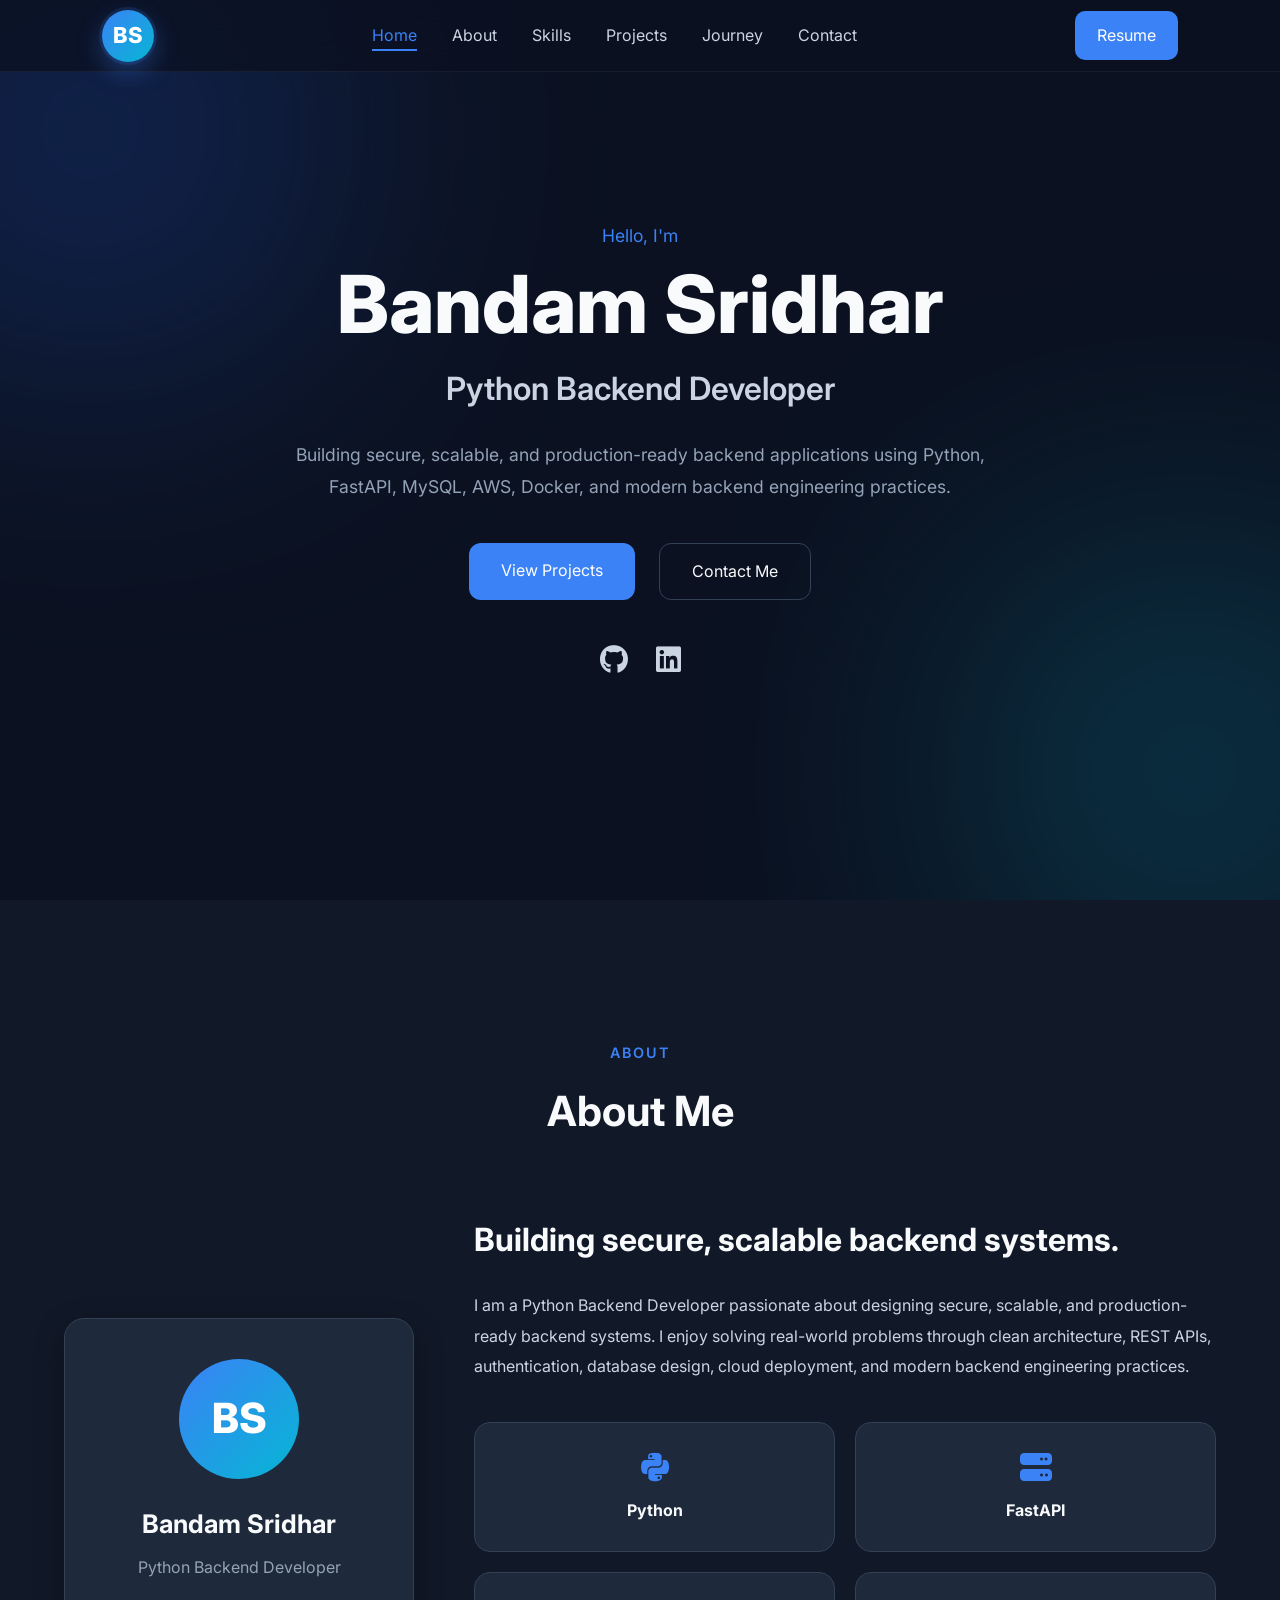
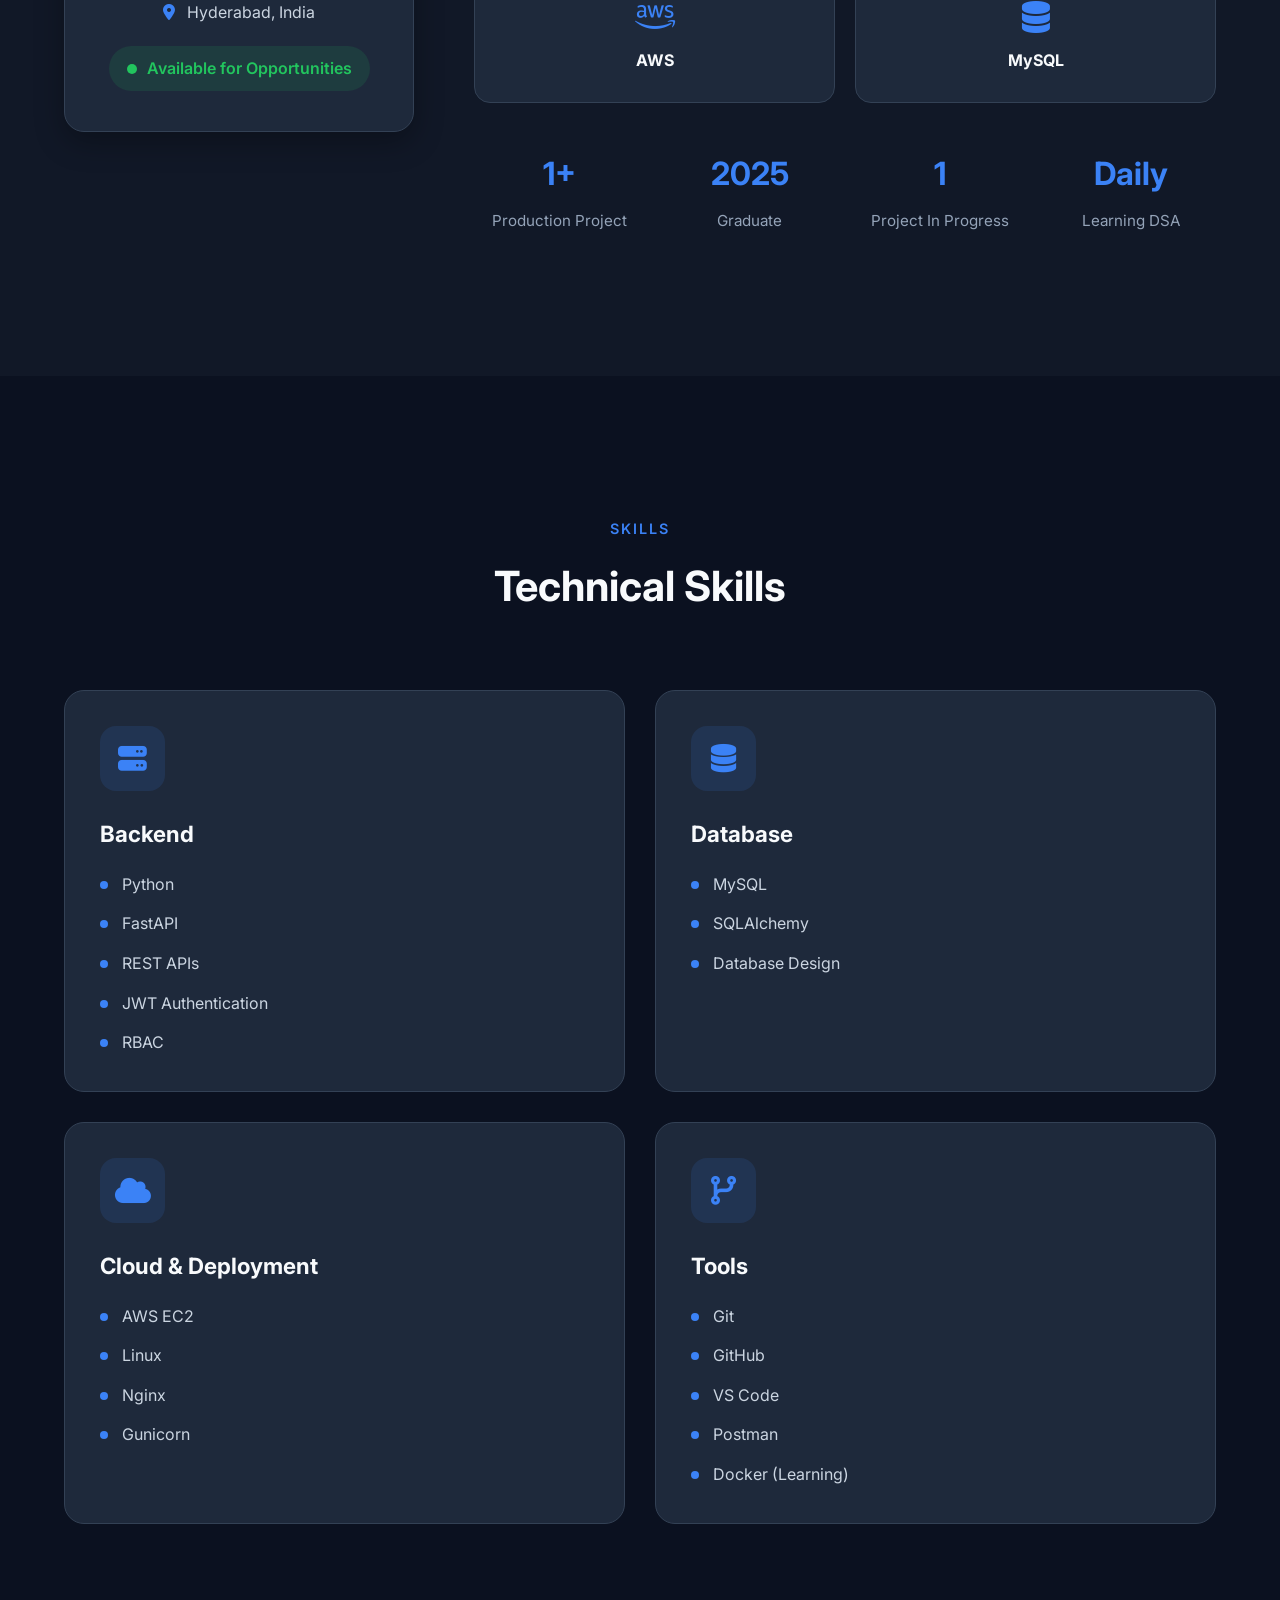
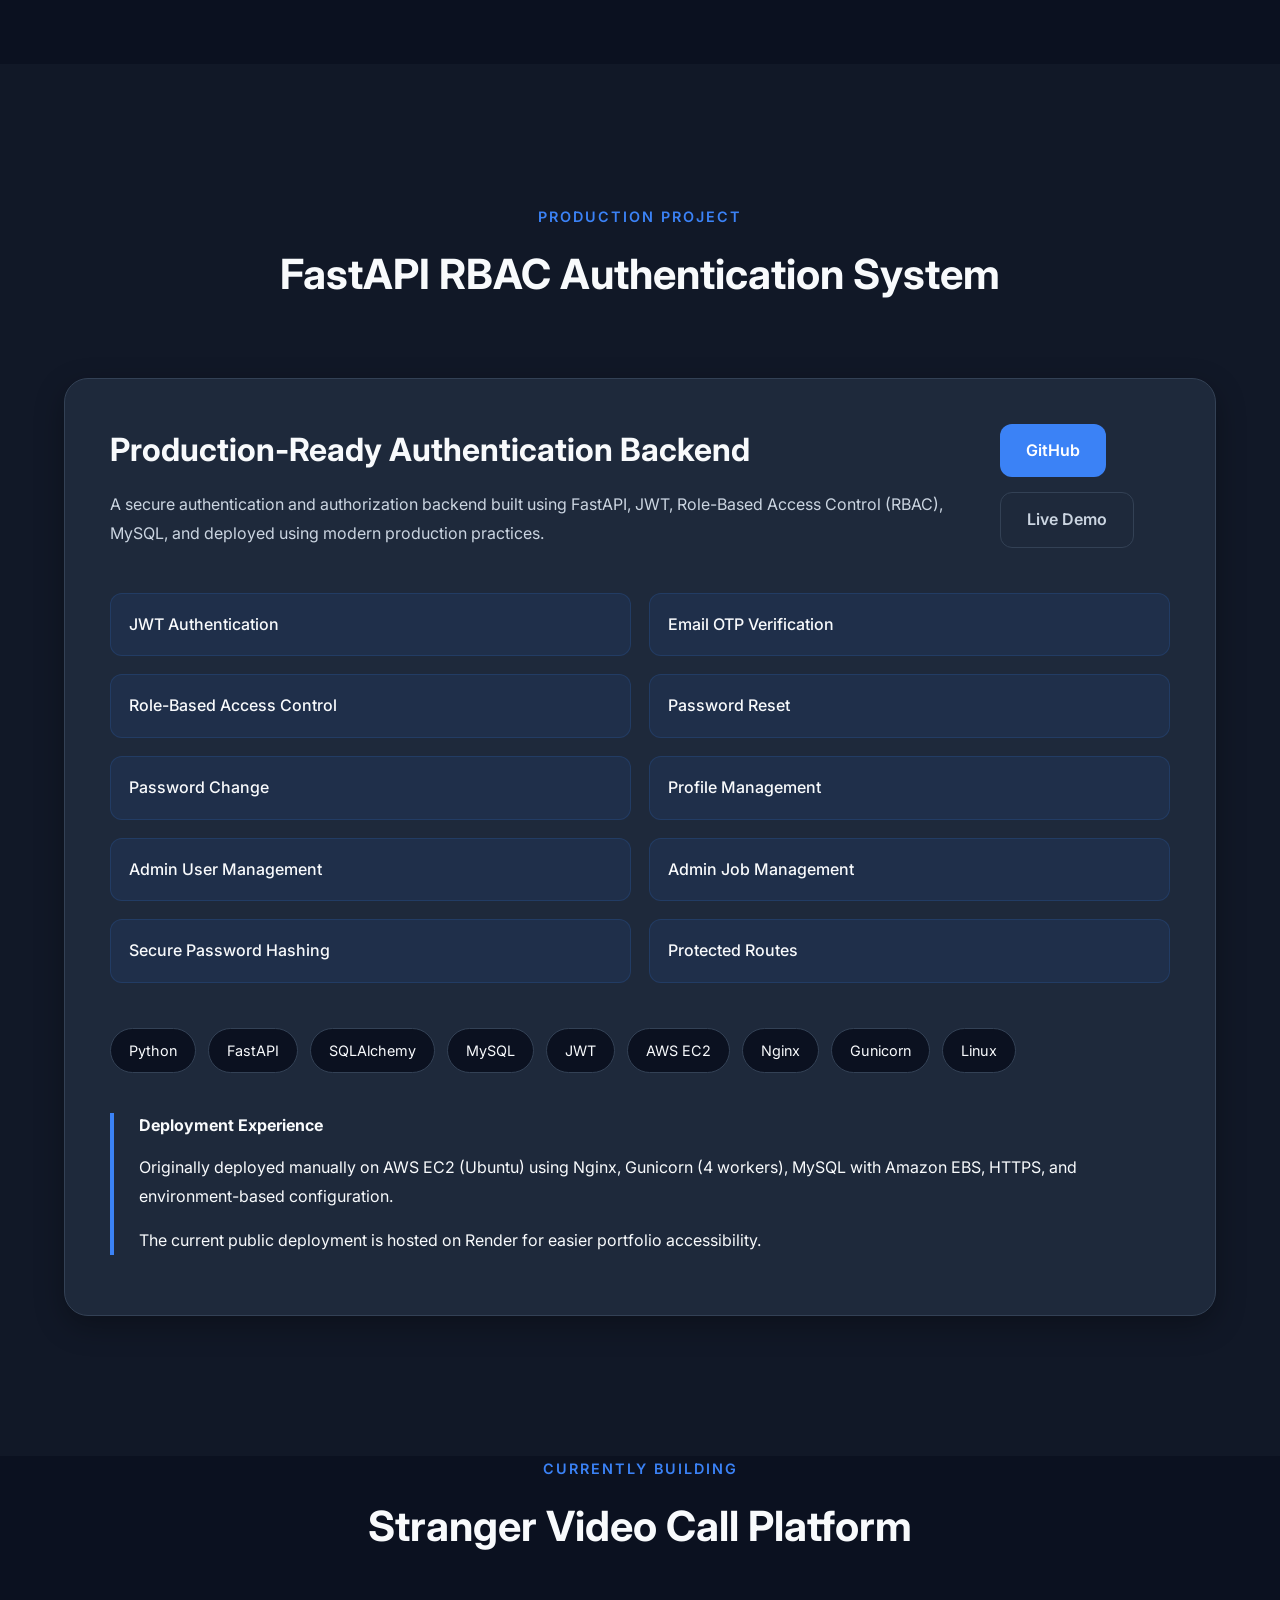
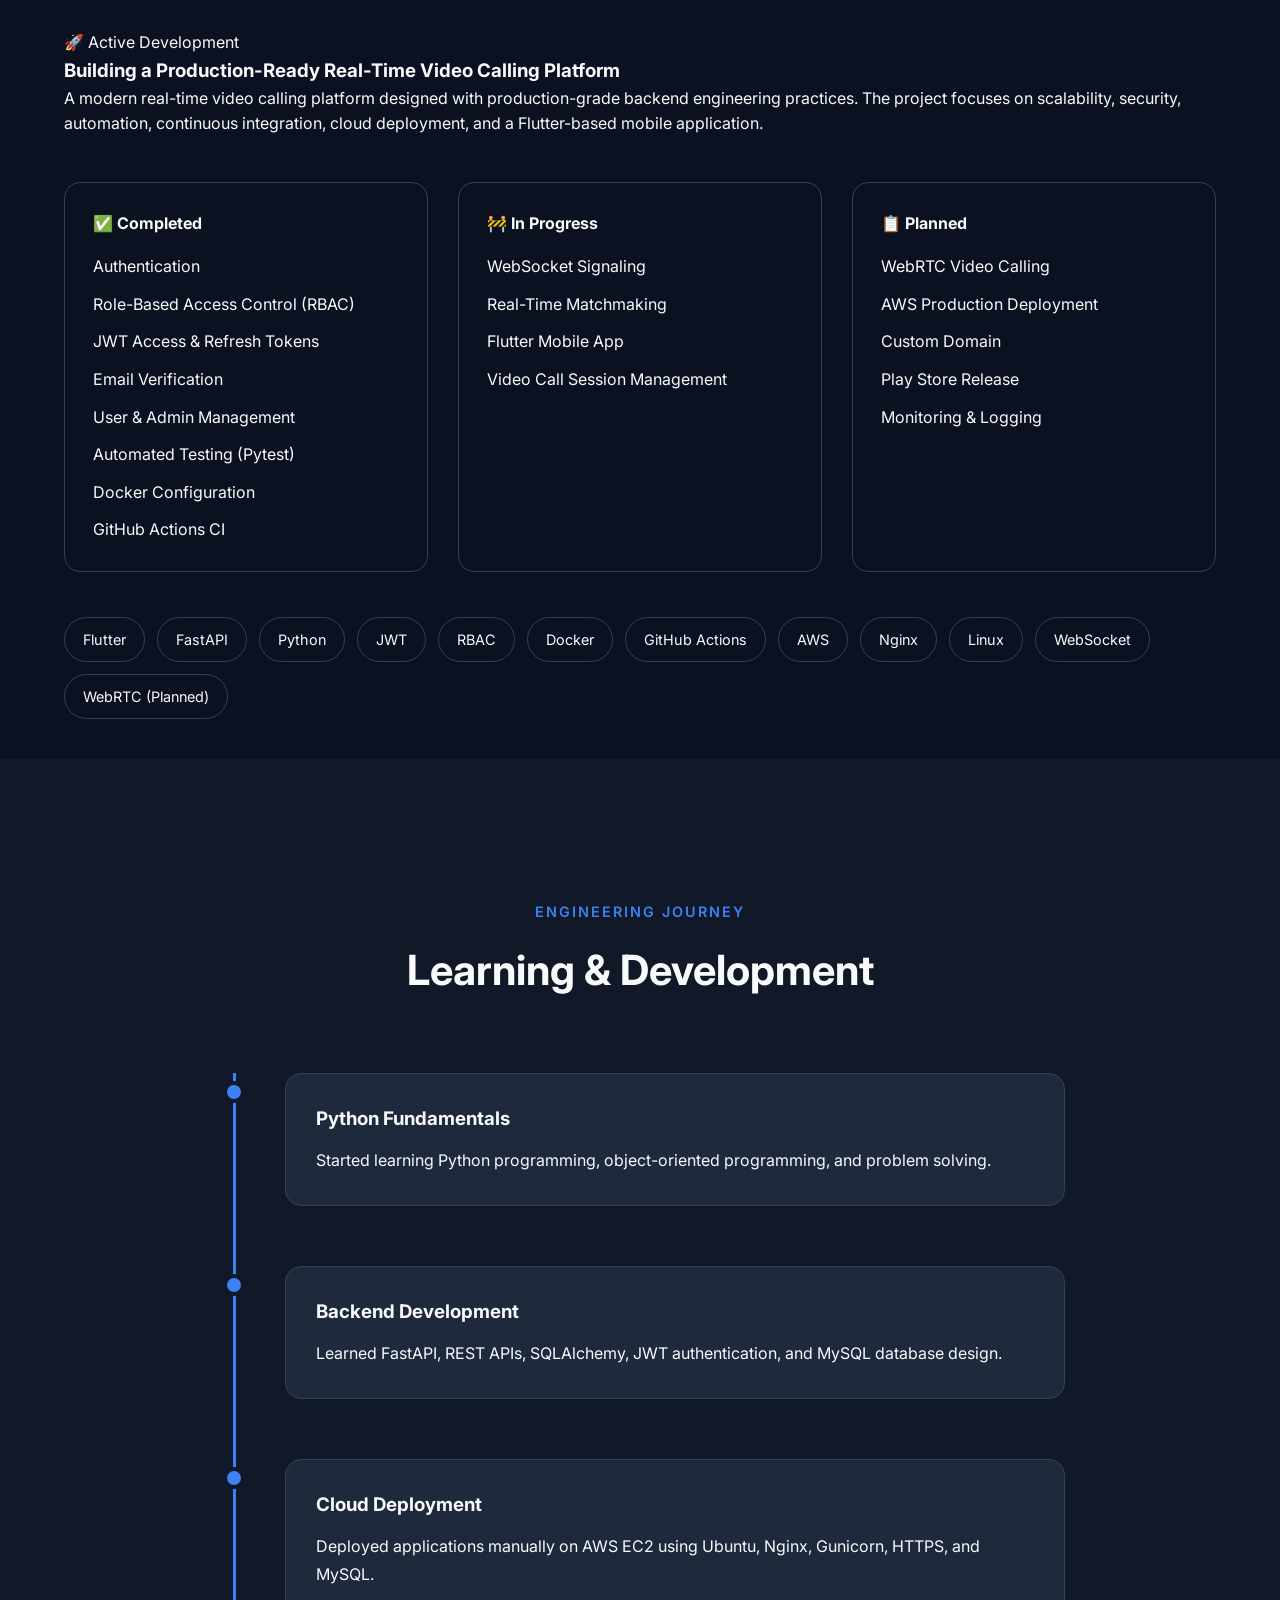
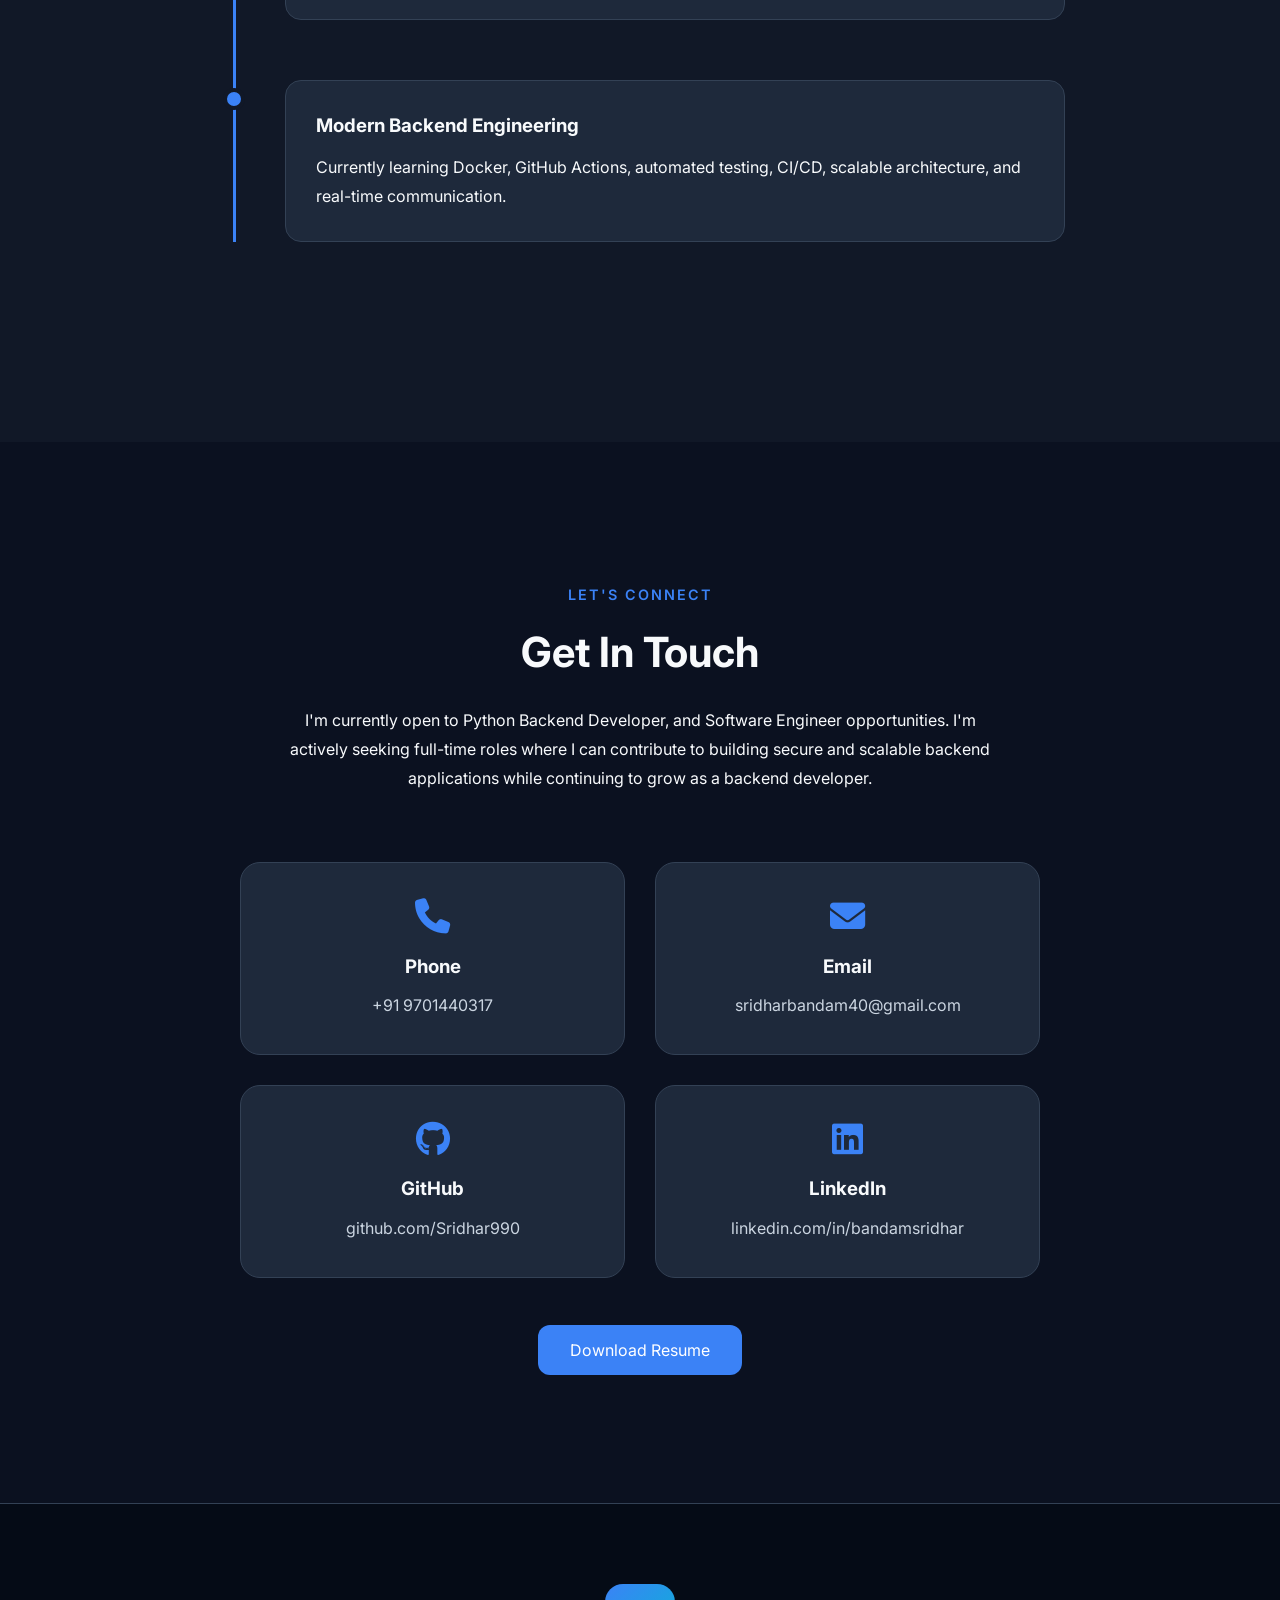
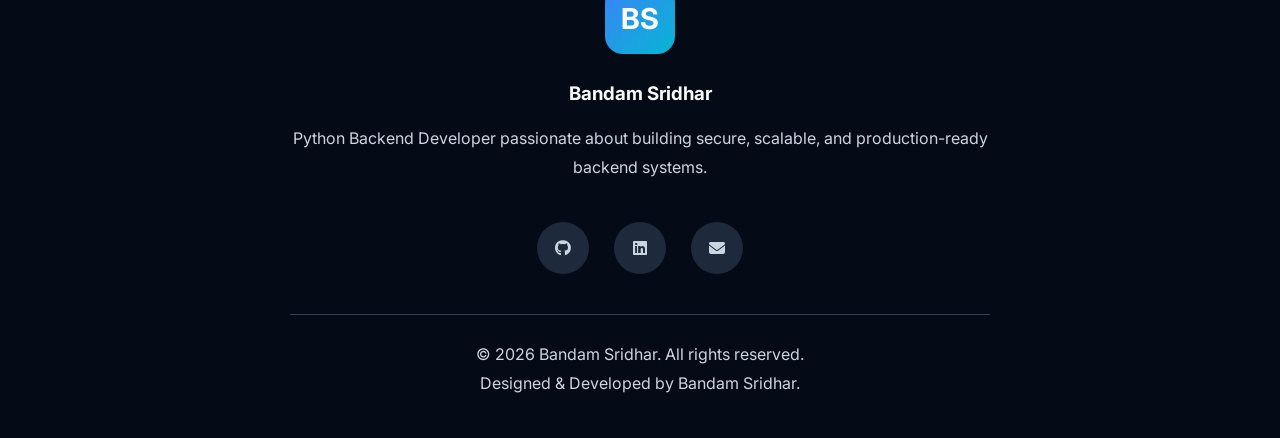
<file: index.html>
<!DOCTYPE html>
<html lang="en">
    <head>

        <!-- ========================= -->
        <!-- Basic Meta -->
        <!-- ========================= -->
    
        <meta charset="UTF-8">
        <meta name="viewport" content="width=device-width, initial-scale=1.0">
    
        <title>Bandam Sridhar | Python Backend Developer | FastAPI | AWS</title>
    
        <meta name="description"
            content="Bandam Sridhar is a Python Backend Developer specializing in FastAPI, AWS, MySQL, REST APIs, JWT Authentication, SQLAlchemy, and scalable backend systems. View projects, live demos, and resume.">
    
        <meta name="keywords"
            content="Bandam Sridhar, Python Developer, Python Backend Developer, FastAPI, AWS EC2, MySQL, SQLAlchemy, REST API, JWT Authentication, Backend Developer India, Software Engineer">
    
        <meta name="author" content="Bandam Sridhar">
    
        <meta name="robots" content="index, follow">
    
        <meta name="theme-color" content="#0f172a">
    
        <link rel="canonical" href="https://sridharbandam.site/">
    
        <!-- ========================= -->
        <!-- Open Graph (Facebook / LinkedIn / WhatsApp) -->
        <!-- ========================= -->
    
        <meta property="og:type" content="website">
    
        <meta property="og:title"
            content="Bandam Sridhar | Python Backend Developer">
    
        <meta property="og:description"
            content="Portfolio of Bandam Sridhar featuring FastAPI, AWS, MySQL, backend engineering projects, live demos and resume.">
    
        <meta property="og:url"
            content="https://sridharbandam.site">
    
        <meta property="og:site_name"
            content="Bandam Sridhar Portfolio">
    
        <!-- Add this after creating an image -->
        <!--
        <meta property="og:image"
            content="https://sridharbandam.site/assets/images/og-image.png">
        -->
    
        <!-- ========================= -->
        <!-- Twitter -->
        <!-- ========================= -->
    
        <meta name="twitter:card" content="summary_large_image">
    
        <meta name="twitter:title"
            content="Bandam Sridhar | Python Backend Developer">
    
        <meta name="twitter:description"
            content="Portfolio showcasing FastAPI, AWS, MySQL, backend engineering projects and live demos.">
    
        <!-- ========================= -->
        <!-- Favicon -->
        <!-- ========================= -->
    
        <link rel="icon" type="image/png" href="assets/images/favicon.png">
    
        <!-- ========================= -->
        <!-- Google Fonts -->
        <!-- ========================= -->
    
        <link rel="preconnect" href="https://fonts.googleapis.com">
    
        <link rel="preconnect" href="https://fonts.gstatic.com" crossorigin>
    
        <link href="https://fonts.googleapis.com/css2?family=Inter:wght@300;400;500;600;700;800&display=swap"
            rel="stylesheet">
    
        <!-- ========================= -->
        <!-- Font Awesome -->
        <!-- ========================= -->
    
        <link rel="stylesheet"
            href="https://cdnjs.cloudflare.com/ajax/libs/font-awesome/6.7.2/css/all.min.css">
    
        <!-- ========================= -->
        <!-- CSS -->
        <!-- ========================= -->
    
        <link rel="stylesheet" href="css/style.css">
        <link rel="stylesheet" href="css/animations.css">
        <link rel="stylesheet" href="css/responsive.css">
    
    </head>

<body>

    <!-- ========================= -->
    <!-- Header -->
    <!-- ========================= -->

    <header>

        <nav class="navbar">

            <div class="logo">

                BS

            </div>

            <ul class="nav-links">
                <li><a href="#home">Home</a></li>
                <li><a href="#about">About</a></li>

                <li><a href="#skills">Skills</a></li>

                <li><a href="#projects">Projects</a></li>

                <li><a href="#journey">Journey</a></li>

                <li><a href="#contact">Contact</a></li>

            </ul>

            <a href="assets/resume/Bandam_Sridhar_Resume1.pdf"
               target="_blank"
               class="resume-btn">
                Resume
            </a>

        </nav>

    </header>

    <!-- =======================================
        HERO SECTION
======================================= -->

<section id="home" class="hero">
    <div class="hero-bg">
        <div class="blur blur-one"></div>
        <div class="blur blur-two"></div>
    </div>

    <div class="hero-content">
        <div class="hero-image">

        <div class="hero-text">
            <p class="intro">Hello, I'm</p>

            <h1>Bandam Sridhar</h1>

            <h2>Python Backend Developer</h2>

            <p class="hero-description">
                Building secure, scalable, and production-ready backend applications using Python, FastAPI, MySQL, AWS, Docker, and modern backend engineering practices.
            </p>

            <div class="hero-buttons">
                <a href="#projects" class="primary-btn">View Projects</a>
                <a href="#contact" class="secondary-btn">Contact Me</a>
            </div>

            <div class="social-links">
                <a href="https://github.com/Sridhar990" target="_blank">
                    <i class="fa-brands fa-github"></i>
                </a>
                <a href="https://www.linkedin.com/in/bandamsridhar" target="_blank">
                    <i class="fa-brands fa-linkedin"></i>
                </a>
            </div>
        </div>
    </div>
</section>




    <!-- =======================================
        ABOUT SECTION
======================================= -->

<section id="about" class="about">

    <div class="container">

        <div class="section-title">

            <span>ABOUT</span>

            <h2>About Me</h2>

        </div>

        <div class="about-wrapper">

            <!-- Left Card -->

            <div class="about-card">

                <div class="profile-circle">

                    BS

                </div>

                <h3>Bandam Sridhar</h3>

                <p class="role">

                    Python Backend Developer

                </p>

                <div class="location">

                    <i class="fa-solid fa-location-dot"></i>

                    Hyderabad, India

                </div>

                <div class="status">

                    <span class="status-dot"></span>

                    Available for Opportunities

                </div>

            </div>

            <!-- Right Content -->

            <div class="about-content">

                <h3>

                    Building secure, scalable backend systems.

                </h3>

                <p>

                    I am a Python Backend Developer passionate about designing secure, scalable, and production-ready backend systems. I enjoy solving real-world problems through clean architecture, REST APIs, authentication, database design, cloud deployment, and modern backend engineering practices.

                </p>

                <div class="highlights">

                    <div class="highlight-card">

                        <i class="fa-brands fa-python"></i>

                        <h4>Python</h4>

                    </div>

                    <div class="highlight-card">

                        <i class="fa-solid fa-server"></i>

                        <h4>FastAPI</h4>

                    </div>

                    <div class="highlight-card">

                        <i class="fa-brands fa-aws"></i>

                        <h4>AWS</h4>

                    </div>

                    <div class="highlight-card">

                        <i class="fa-solid fa-database"></i>

                        <h4>MySQL</h4>

                    </div>

                </div>

                <div class="stats">

                    <div class="stat">

                        <h3>1+</h3>

                        <p>Production Project</p>

                    </div>

                    <div class="stat">

                        <h3>2025</h3>

                        <p>Graduate</p>

                    </div>

                    <div class="stat">

                        <h3>1</h3>

                        <p>Project In Progress</p>

                    </div>

                    <div class="stat">

                        <h3>Daily</h3>

                        <p>Learning DSA</p>

                    </div>

                </div>

            </div>

        </div>

    </div>

</section>




<!-- =======================================
        SKILLS SECTION
======================================= -->

<section id="skills" class="skills">

    <div class="container">

        <div class="section-title">

            <span>SKILLS</span>

            <h2>Technical Skills</h2>

        </div>

        <div class="skills-grid">

            <!-- Backend -->

            <div class="skill-card">

                <div class="skill-icon">
                    <i class="fa-solid fa-server"></i>
                </div>

                <h3>Backend</h3>

                <ul>

                    <li>Python</li>
                    <li>FastAPI</li>
                    <li>REST APIs</li>
                    <li>JWT Authentication</li>
                    <li>RBAC</li>

                </ul>

            </div>

            <!-- Database -->

            <div class="skill-card">

                <div class="skill-icon">
                    <i class="fa-solid fa-database"></i>
                </div>

                <h3>Database</h3>

                <ul>

                    <li>MySQL</li>
                    <li>SQLAlchemy</li>
                    <li>Database Design</li>

                </ul>

            </div>

            <!-- Cloud -->

            <div class="skill-card">

                <div class="skill-icon">
                    <i class="fa-solid fa-cloud"></i>
                </div>

                <h3>Cloud & Deployment</h3>

                <ul>

                    <li>AWS EC2</li>
                    <li>Linux</li>
                    <li>Nginx</li>
                    <li>Gunicorn</li>

                </ul>

            </div>

            <!-- Tools -->

            <div class="skill-card">

                <div class="skill-icon">
                    <i class="fa-solid fa-code-branch"></i>
                </div>

                <h3>Tools</h3>

                <ul>

                    <li>Git</li>
                    <li>GitHub</li>
                    <li>VS Code</li>
                    <li>Postman</li>
                    <li>Docker (Learning)</li>

                </ul>

            </div>

        </div>

    </div>

</section>


<!-- =======================================
        PRODUCTION PROJECT
======================================= -->

<section id="projects" class="projects">

    <div class="container">

        <div class="section-title">

            <span>PRODUCTION PROJECT</span>

            <h2>FastAPI RBAC Authentication System</h2>

        </div>

        <div class="project-card">

            <div class="project-header">

                <div>

                    <h3>Production-Ready Authentication Backend</h3>

                    <p>
                        A secure authentication and authorization backend built
                        using FastAPI, JWT, Role-Based Access Control (RBAC),
                        MySQL, and deployed using modern production practices.
                    </p>

                </div>

                <div class="project-buttons">

                    <a href="https://github.com/Sridhar990/fastapi-rbac-auth-api"
                       target="_blank"
                       class="project-btn primary">

                        GitHub

                    </a>

                    <a href="https://app.sridharbandam.site"
                       target="_blank"
                       class="project-btn secondary">

                        Live Demo

                    </a>

                </div>

            </div>

            <div class="project-features">

                <div class="feature">JWT Authentication</div>

                <div class="feature">Email OTP Verification</div>

                <div class="feature">Role-Based Access Control</div>

                <div class="feature">Password Reset</div>

                <div class="feature">Password Change</div>

                <div class="feature">Profile Management</div>

                <div class="feature">Admin User Management</div>

                <div class="feature">Admin Job Management</div>

                <div class="feature">Secure Password Hashing</div>

                <div class="feature">Protected Routes</div>

            </div>

            <div class="tech-stack">

                <span>Python</span>

                <span>FastAPI</span>

                <span>SQLAlchemy</span>

                <span>MySQL</span>

                <span>JWT</span>

                <span>AWS EC2</span>

                <span>Nginx</span>

                <span>Gunicorn</span>

                <span>Linux</span>

            </div>

            <div class="deployment-box">

                <h4>Deployment Experience</h4>

                <p>

                    Originally deployed manually on AWS EC2 (Ubuntu) using
                    Nginx, Gunicorn (4 workers), MySQL with Amazon EBS,
                    HTTPS, and environment-based configuration.

                </p>

                <p>

                    The current public deployment is hosted on Render
                    for easier portfolio accessibility.

                </p>

            </div>

        </div>

    </div>

</section>



<!-- =======================================
        CURRENT BUILDING
======================================= -->

<section class="current-project" id="current-project">

    <div class="container">

        <div class="section-title">

            <span>CURRENTLY BUILDING</span>

            <h2>Stranger Video Call Platform</h2>

        </div>

        <div class="current-card">

            <div class="status-badge">

                🚀 Active Development

            </div>

            <h3>

                Building a Production-Ready Real-Time Video Calling Platform

            </h3>

            <p>

                A modern real-time video calling platform designed with production-grade
                backend engineering practices. The project focuses on scalability,
                security, automation, continuous integration, cloud deployment,
                and a Flutter-based mobile application.

            </p>

            <div class="progress-grid">

                <div class="progress-column">

                    <h4>✅ Completed</h4>

                    <ul>

                        <li>Authentication</li>

                        <li>Role-Based Access Control (RBAC)</li>

                        <li>JWT Access & Refresh Tokens</li>

                        <li>Email Verification</li>

                        <li>User & Admin Management</li>

                        <li>Automated Testing (Pytest)</li>

                        <li>Docker Configuration</li>

                        <li>GitHub Actions CI</li>

                    </ul>

                </div>

                <div class="progress-column">

                    <h4>🚧 In Progress</h4>

                    <ul>

                        <li>WebSocket Signaling</li>

                        <li>Real-Time Matchmaking</li>

                        <li>Flutter Mobile App</li>

                        <li>Video Call Session Management</li>

                    </ul>

                </div>

                <div class="progress-column">

                    <h4>📋 Planned</h4>

                    <ul>

                        <li>WebRTC Video Calling</li>

                        <li>AWS Production Deployment</li>

                        <li>Custom Domain</li>

                        <li>Play Store Release</li>

                        <li>Monitoring & Logging</li>

                    </ul>

                </div>

            </div>

            <div class="tech-stack">

                <span>Flutter</span>

                <span>FastAPI</span>

                <span>Python</span>

                <span>JWT</span>

                <span>RBAC</span>

                <span>Docker</span>

                <span>GitHub Actions</span>

                <span>AWS</span>

                <span>Nginx</span>

                <span>Linux</span>

                <span>WebSocket</span>

                <span>WebRTC (Planned)</span>

            </div>

        </div>

    </div>

</section>




<!-- =======================================
        ENGINEERING JOURNEY
======================================= -->

<section id="journey" class="journey">

    <div class="container">

        <div class="section-title">

            <span>ENGINEERING JOURNEY</span>

            <h2>Learning & Development</h2>

        </div>

        <div class="timeline">

            <div class="timeline-item">

                <div class="timeline-dot"></div>

                <div class="timeline-content">

                    <h3>Python Fundamentals</h3>

                    <p>
                        Started learning Python programming, object-oriented programming,
                        and problem solving.
                    </p>

                </div>

            </div>

            <div class="timeline-item">

                <div class="timeline-dot"></div>

                <div class="timeline-content">

                    <h3>Backend Development</h3>

                    <p>
                        Learned FastAPI, REST APIs, SQLAlchemy, JWT authentication,
                        and MySQL database design.
                    </p>

                </div>

            </div>

            <div class="timeline-item">

                <div class="timeline-dot"></div>

                <div class="timeline-content">

                    <h3>Cloud Deployment</h3>

                    <p>
                        Deployed applications manually on AWS EC2 using Ubuntu,
                        Nginx, Gunicorn, HTTPS, and MySQL.
                    </p>

                </div>

            </div>

            <div class="timeline-item">

                <div class="timeline-dot"></div>

                <div class="timeline-content">

                    <h3>Modern Backend Engineering</h3>

                    <p>
                        Currently learning Docker, GitHub Actions, automated testing,
                        CI/CD, scalable architecture, and real-time communication.
                    </p>

                </div>

            </div>

        </div>

    </div>

</section>


<!-- =======================================
        CONTACT
======================================= -->

<section id="contact" class="contact">

    <div class="container">

        <div class="section-title">

            <span>LET'S CONNECT</span>

            <h2>Get In Touch</h2>

            <p class="contact-intro">

                I'm currently open to Python Backend Developer, and Software Engineer opportunities. I'm actively seeking full-time roles where I can contribute to building secure and scalable backend applications while continuing to grow as a backend developer.

            </p>

        </div>

        <div class="contact-grid">

            <a href="tel:+919701440317" class="contact-card">

                <i class="fa-solid fa-phone"></i>

                <h3>Phone</h3>

                <p>+91 9701440317</p>

            </a>

            <a href="mailto:sridharbandam40@gmail.com" class="contact-card">

                <i class="fa-solid fa-envelope"></i>

                <h3>Email</h3>

                <p>sridharbandam40@gmail.com</p>

            </a>
            <a href="https://github.com/Sridhar990" target="_blank" class="contact-card">

                <i class="fa-brands fa-github"></i>

                <h3>GitHub</h3>

                <p>github.com/Sridhar990</p>

            </a>

            <a href="https://www.linkedin.com/in/bandamsridhar"
              target="_blank"
              class="contact-card">

                <i class="fa-brands fa-linkedin"></i>

                <h3>LinkedIn</h3>

                <p>linkedin.com/in/bandamsridhar</p>

            </a>

        </div>

        <div class="resume-center">

            <a href="assets/resume/Bandam_Sridhar_Resume1.pdf"
               download
               class="primary-btn">

                Download Resume

            </a>

        </div>

    </div>

</section>



<!-- =======================================
        FOOTER
======================================= -->

<footer class="footer">

    <div class="container">

        <div class="footer-content">

            <div class="footer-logo">

                BS

            </div>

            <h3>Bandam Sridhar</h3>

            <p>

                Python Backend Developer passionate about building secure, scalable, and production-ready backend systems.

            </p>

            <div class="footer-social">

                <a href="https://github.com/Sridhar990"
                   target="_blank"
                   aria-label="GitHub">

                    <i class="fa-brands fa-github"></i>

                </a>

                <a href="https://www.linkedin.com/in/bandamsridhar"
                   target="_blank"
                   aria-label="LinkedIn">

                    <i class="fa-brands fa-linkedin"></i>

                </a>

                <a href="mailto:sridharbandam40@gmail.com"
                   aria-label="Email">

                    <i class="fa-solid fa-envelope"></i>

                </a>

            </div>

            <div class="footer-bottom">

                <p>

                    © 2026 Bandam Sridhar. All rights reserved.

                </p>

                <p>

                    Designed & Developed by Bandam Sridhar.

                </p>

            </div>

        </div>

    </div>

</footer>


    <!-- ========================= -->
    <!-- JavaScript -->
    <!-- ========================= -->

    <script src="js/main.js"></script>

    <script src="js/typing.js"></script>

    <script src="js/animations.js"></script>

</body>

</html>
</file>
<file: css/style.css>
/* ==========================================================
   GOOGLE FONT
========================================================== */

@import url('https://fonts.googleapis.com/css2?family=Inter:wght@300;400;500;600;700;800;900&display=swap');

/* ==========================================================
   ROOT VARIABLES
========================================================== */

:root{

    --bg-color:#0B1120;
    --section-color:#111827;
    --card-color:#1E293B;

    --primary:#3B82F6;
    --primary-hover:#2563EB;

    --accent:#06B6D4;

    --white:#F8FAFC;
    --text:#CBD5E1;
    --muted:#94A3B8;

    --border:#334155;

    --shadow:
    0 10px 30px rgba(0,0,0,.30);

    --radius:14px;

    --transition:.35s ease;

    --container:1200px;

}

/* ==========================================================
   RESET
========================================================== */

*{
    margin:0;
    padding:0;
    box-sizing:border-box;
}

html{
    scroll-behavior:smooth;
}

body{

    font-family:'Inter',sans-serif;

    background:var(--bg-color);

    color:var(--white);

    line-height:1.6;

}

a{

    text-decoration:none;

    color:inherit;

}

ul{

    list-style:none;

}

img{

    max-width:100%;

    display:block;

}

/* ==========================================================
   CONTAINER
========================================================== */

.container{

    width:90%;

    max-width:var(--container);

    margin:auto;

}

/* ==========================================================
   NAVBAR
========================================================== */

.navbar{

    position:fixed;

    top:0;

    width:100%;

    height:72px;

    display:flex;

    justify-content:space-between;

    align-items:center;

    padding:0 8%;

    backdrop-filter:blur(16px);

    background:rgba(11,17,32,.75);

    border-bottom:1px solid rgba(255,255,255,.05);

    z-index:1000;

}

.logo{
    width:52px;
    height:52px;
    border-radius:50%;
    background:linear-gradient(135deg,#3B82F6,#06B6D4);
    display:flex;
    align-items:center;
    justify-content:center;

    color:#fff;
    font-size:22px;
    font-weight:800;
    letter-spacing:1px;

    box-shadow:
        0 0 0 3px rgba(59,130,246,.15),
        0 10px 25px rgba(59,130,246,.35);

    transition:.3s ease;
}

.logo:hover{
    transform:scale(1.08);
    box-shadow:
        0 0 0 4px rgba(6,182,212,.25),
        0 15px 35px rgba(59,130,246,.45);
}


.nav-links{

    display:flex;

    gap:35px;

}

.nav-links a{

    color:var(--text);

    transition:var(--transition);

}

.nav-links a:hover{

    color:var(--primary);

}

.resume-btn{

    background:var(--primary);

    color:white;

    padding:12px 22px;

    border-radius:10px;

    transition:var(--transition);

}

.resume-btn:hover{

    background:var(--primary-hover);

}

/* ==========================================================
   HERO
========================================================== */
.hero{
    position:relative;
    overflow:hidden;

    min-height:100vh;

    display:flex;
    justify-content:center;
    align-items:center;

    text-align:center;
    padding:120px 20px;
}

.hero-content{
    max-width:950px;
    width:100%;
}

.intro{
    color:var(--primary);
    font-size:1.1rem;
    margin-bottom:10px;
}

.hero h1{
    font-size:clamp(3rem,7vw,5rem);
    font-weight:800;
    margin-bottom:15px;
    line-height:1.1;
}

.hero h2{
    color:var(--text);
    font-size:2rem;
    font-weight:600;
    margin-bottom:25px;
}

.hero-description{
    color:var(--muted);
    font-size:1.1rem;
    line-height:1.8;
    max-width:700px;
    margin:0 auto;
}



/*==========================================================

HERO BACKGROUND

==========================================================*/

.hero{

    position:relative;

    overflow:hidden;

}

.hero-bg{

    position:absolute;

    inset:0;

    z-index:-1;

}

.blur{

    position:absolute;

    border-radius:50%;

    filter:blur(140px);

    opacity:.35;

}

.blur-one{

    width:420px;

    height:420px;

    background:#2563EB;

    top:-80px;

    left:-120px;

}

.blur-two{

    width:380px;

    height:380px;

    background:#06B6D4;

    right:-100px;

    bottom:-60px;

}

/* ==========================================================
   BUTTONS
========================================================== */

.hero-buttons{

    margin-top:40px;

    display:flex;

    justify-content:center;

    gap:24px;

}

.primary-btn{

    background:var(--primary);

    color:white;

    padding:15px 32px;

    border-radius:12px;

    transition:var(--transition);

}

.primary-btn:hover{

    background:var(--primary-hover);

    transform:translateY(-3px);

}

.secondary-btn{

    border:1px solid var(--border);

    padding:15px 32px;

    border-radius:12px;

    transition:var(--transition);

}

.secondary-btn:hover{

    border-color:var(--primary);

    color:var(--primary);

}

/* ==========================================================
   SOCIAL ICONS
========================================================== */

.social-links{

    display:flex;

    justify-content:center;

    gap:28px;

    margin-top:45px;

}

.social-links i{

    font-size:1.8rem;

    color:var(--text);

    transition:var(--transition);

}

.social-links i:hover{

    color:var(--primary);

    transform:translateY(-5px);

}



/*==========================================================
                    ABOUT SECTION
==========================================================*/

.about{

    padding:140px 0;

    background:var(--section-color);

}

.section-title{

    text-align:center;

    margin-bottom:70px;

}

.section-title span{

    color:var(--primary);

    font-size:.9rem;

    font-weight:600;

    letter-spacing:2px;

}

.section-title h2{

    margin-top:12px;

    font-size:2.6rem;

}

.about-wrapper{

    display:grid;

    grid-template-columns:350px 1fr;

    gap:60px;

    align-items:center;

}

.about-card{

    background:var(--card-color);

    border:1px solid var(--border);

    border-radius:20px;

    padding:40px 30px;

    text-align:center;

    box-shadow:var(--shadow);

}

.profile-circle{

    width:120px;

    height:120px;

    margin:auto;

    border-radius:50%;

    background:linear-gradient(135deg,var(--primary),var(--accent));

    display:flex;

    justify-content:center;

    align-items:center;

    font-size:2.6rem;

    font-weight:800;

    color:#fff;

    margin-bottom:25px;

}

.about-card h3{

    font-size:1.6rem;

    margin-bottom:10px;

}

.role{

    color:var(--muted);

    margin-bottom:20px;

}

.location{

    color:var(--text);

    margin-bottom:20px;

}

.location i{

    color:var(--primary);

    margin-right:8px;

}

.status{

    display:inline-flex;

    align-items:center;

    gap:10px;

    padding:10px 18px;

    border-radius:50px;

    background:rgba(34,197,94,.12);

    color:#22C55E;

    font-weight:600;

}

.status-dot{

    width:10px;

    height:10px;

    border-radius:50%;

    background:#22C55E;

}

.about-content h3{

    font-size:2rem;

    margin-bottom:25px;

}

.about-content p{

    color:var(--text);

    line-height:1.9;

    margin-bottom:40px;

}

.highlights{

    display:grid;

    grid-template-columns:repeat(2,1fr);

    gap:20px;

    margin-bottom:45px;

}

.highlight-card{

    background:var(--card-color);

    border:1px solid var(--border);

    border-radius:16px;

    padding:28px;

    text-align:center;

    transition:.3s;

}

.highlight-card:hover{

    transform:translateY(-8px);

    border-color:var(--primary);

}

.highlight-card i{

    font-size:2rem;

    color:var(--primary);

    margin-bottom:15px;

}

.stats{

    display:grid;

    grid-template-columns:repeat(4,1fr);

    gap:20px;

}

.stat{

    text-align:center;

}

.stat h3{

    font-size:2rem;

    color:var(--primary);

    margin-bottom:8px;

}

.stat p{

    margin:0;

    color:var(--muted);

    font-size:.95rem;

}




/*==========================================================
                    SKILLS
==========================================================*/

.skills{

    padding:140px 0;

    background:var(--bg-color);

}

.skills-grid{

    display:grid;

    grid-template-columns:repeat(2,1fr);

    gap:30px;

}

.skill-card{

    background:var(--card-color);

    border:1px solid var(--border);

    border-radius:20px;

    padding:35px;

    transition:.35s;

}

.skill-card:hover{

    transform:translateY(-8px);

    border-color:var(--primary);

    box-shadow:var(--shadow);

}

.skill-icon{

    width:65px;

    height:65px;

    border-radius:16px;

    background:rgba(59,130,246,.12);

    display:flex;

    align-items:center;

    justify-content:center;

    margin-bottom:25px;

}

.skill-icon i{

    color:var(--primary);

    font-size:1.8rem;

}

.skill-card h3{

    margin-bottom:20px;

    font-size:1.4rem;

}

.skill-card ul{

    display:flex;

    flex-direction:column;

    gap:14px;

}

.skill-card li{

    color:var(--text);

    position:relative;

    padding-left:22px;

}

.skill-card li::before{

    content:"";

    width:8px;

    height:8px;

    border-radius:50%;

    background:var(--primary);

    position:absolute;

    left:0;

    top:9px;

}



/*==========================================================
                    PROJECTS
==========================================================*/

.projects{

    padding:140px 0;

    background:var(--section-color);

}

.project-card{

    background:var(--card-color);

    border:1px solid var(--border);

    border-radius:24px;

    padding:45px;

    box-shadow:var(--shadow);

}

.project-header{

    display:flex;

    justify-content:space-between;

    gap:40px;

    align-items:flex-start;

    margin-bottom:40px;

}

.project-header h3{

    font-size:2rem;

    margin-bottom:15px;

}

.project-header p{

    line-height:1.8;

    color:var(--text);

}

.project-buttons{

    display:flex;

    gap:15px;

    flex-wrap:wrap;

}

.project-btn{

    padding:14px 26px;

    border-radius:12px;

    text-decoration:none;

    font-weight:600;

    transition:.3s;

}

.project-btn.primary{

    background:var(--primary);

    color:#fff;

}

.project-btn.secondary{

    border:1px solid var(--border);

    color:var(--text);

}

.project-btn:hover{

    transform:translateY(-3px);

}

.project-features{

    display:grid;

    grid-template-columns:repeat(2,1fr);

    gap:18px;

    margin:45px 0;

}

.feature{

    background:rgba(59,130,246,.08);

    border:1px solid rgba(59,130,246,.15);

    border-radius:12px;

    padding:18px;

    font-weight:500;

}

.tech-stack{

    display:flex;

    flex-wrap:wrap;

    gap:12px;

    margin-bottom:40px;

}

.tech-stack span{

    padding:10px 18px;

    background:var(--bg-color);

    border-radius:999px;

    border:1px solid var(--border);

    font-size:.9rem;

}

.tech-stack span{
    transition:var(--transition);
}

.tech-stack span:hover{
    background:var(--primary);
    color:#fff;
    transform:translateY(-3px);
}

.deployment-box{

    border-left:4px solid var(--primary);

    padding-left:25px;

}

.deployment-box h4{

    margin-bottom:15px;

}

.deployment-box p{

    line-height:1.8;

    margin-bottom:15px;

}


/*==========================================================
        CURRENT FLAGSHIP PROJECT
==========================================================*/

.progress-grid{

    display:grid;

    grid-template-columns:repeat(3,1fr);

    gap:30px;

    margin:45px 0;

}

.progress-column{

    background:var(--bg-color);

    border:1px solid var(--border);

    border-radius:16px;

    padding:28px;

}

.progress-column h4{

    margin-bottom:18px;

}

.progress-column ul{

    display:flex;

    flex-direction:column;

    gap:12px;

}

.progress-column li{

    line-height:1.6;

}


/*==========================================================
                    JOURNEY
==========================================================*/

.journey{

    padding:140px 0;

    background:var(--section-color);

}

.timeline{

    position:relative;

    max-width:850px;

    margin:auto;

}

.timeline::before{

    content:"";

    position:absolute;

    left:18px;

    top:0;

    width:3px;

    height:100%;

    background:var(--primary);

}

.timeline-item{

    position:relative;

    padding-left:70px;

    margin-bottom:60px;

}

.timeline-dot{

    position:absolute;

    left:8px;

    top:8px;

    width:22px;

    height:22px;

    border-radius:50%;

    background:var(--primary);

    border:4px solid var(--section-color);

}

.timeline-content{

    background:var(--card-color);

    border:1px solid var(--border);

    border-radius:16px;

    padding:30px;

}

.timeline-content h3{

    margin-bottom:12px;

}

.timeline-content p{

    line-height:1.8;

}


/*==========================================================
                    CONTACT
==========================================================*/

.contact{

    padding:140px 0;

    background:var(--bg-color);

}

.contact-intro{

    max-width:700px;

    margin:20px auto 0;

    text-align:center;

    line-height:1.8;

}

.contact-grid{

    display:grid;

    grid-template-columns:repeat(auto-fit,minmax(320px,1fr));

    gap:30px;

    max-width:800px;

    margin:60px auto 0;

}

.contact-card{

    background:var(--card-color);

    border:1px solid var(--border);

    border-radius:20px;

    padding:35px;

    text-align:center;

    text-decoration:none;

    color:inherit;

    transition:.3s;

}

.contact-card:hover{

    transform:translateY(-8px);

    border-color:var(--primary);

}

.contact-card i{

    font-size:2.2rem;

    color:var(--primary);

    margin-bottom:18px;

}

.contact-card h3{

    margin-bottom:12px;

}

.contact-card p{

    color:var(--text);

    word-break:break-word;

}

.resume-center{

    text-align:center;

    margin-top:60px;

}


/*==========================================================
                    FOOTER
==========================================================*/

.footer{

    padding:80px 0 40px;

    background:#050B16;

    border-top:1px solid var(--border);

}

.footer-content{

    max-width:700px;

    margin:auto;

    text-align:center;

}

.footer-logo{

    width:70px;

    height:70px;

    margin:auto;

    border-radius:18px;

    background:linear-gradient(135deg,var(--primary),var(--accent));

    display:flex;

    justify-content:center;

    align-items:center;

    font-size:1.8rem;

    font-weight:700;

    color:#fff;

    margin-bottom:25px;

}

.footer-content h3{

    margin-bottom:15px;

}

.footer-content p{

    line-height:1.8;

    color:var(--text);

}

.footer-social{

    display:flex;

    justify-content:center;

    gap:25px;

    margin:40px 0;

}

.footer-social a{

    width:52px;

    height:52px;

    display:flex;

    justify-content:center;

    align-items:center;

    border-radius:50%;

    background:var(--card-color);

    color:var(--text);

    transition:.3s;

}

.footer-social a:hover{

    background:var(--primary);

    color:#fff;

    transform:translateY(-5px);

}

.footer-bottom{

    margin-top:30px;

    border-top:1px solid var(--border);

    padding-top:25px;

}



/*==========================
    PREMIUM NAVBAR
==========================*/

header{
    position:fixed;
    top:0;
    left:0;
    width:100%;
    z-index:1000;
    transition:all .35s ease;
}

header.scrolled{
    background:rgba(8,15,30,.75);
    backdrop-filter:blur(14px);
    -webkit-backdrop-filter:blur(14px);
    border-bottom:1px solid rgba(255,255,255,.08);
    box-shadow:0 10px 30px rgba(0,0,0,.25);
}

.nav-links a{
    position:relative;
    transition:.3s;
}

.nav-links a::after{

    content:"";

    position:absolute;

    left:0;

    bottom:-6px;

    width:0;

    height:2px;

    background:var(--primary);

    transition:.3s;

}

.nav-links a:hover::after,
.nav-links a.active::after{

    width:100%;

}

.nav-links a.active{

    color:var(--primary);

}


/* ===========================
   CUSTOM SCROLLBAR
=========================== */

::-webkit-scrollbar{
    width:10px;
}

::-webkit-scrollbar-track{
    background:#0B1120;
}

::-webkit-scrollbar-thumb{
    background:var(--primary);
    border-radius:20px;
}

::-webkit-scrollbar-thumb:hover{
    background:var(--primary-hover);
}
</file>
<file: css/animations.css>
.blur-one{

    animation:floatOne 10s ease-in-out infinite;

}

.blur-two{

    animation:floatTwo 14s ease-in-out infinite;

}

@keyframes floatOne{

    0%{

        transform:translate(0,0);

    }

    50%{

        transform:translate(80px,40px);

    }

    100%{

        transform:translate(0,0);

    }

}

@keyframes floatTwo{

    0%{

        transform:translate(0,0);

    }

    50%{

        transform:translate(-60px,-40px);

    }

    100%{

        transform:translate(0,0);

    }

}




const sections = document.querySelectorAll("section");
const navLinks = document.querySelectorAll(".nav-links a");

window.addEventListener("scroll",()=>{

    let current="";

    sections.forEach(section=>{

        const sectionTop=section.offsetTop-120;

        const sectionHeight=section.clientHeight;

        if(pageYOffset>=sectionTop){

            current=section.getAttribute("id");

        }

    });

    navLinks.forEach(link=>{

        link.classList.remove("active");

        if(link.getAttribute("href")==="#" + current){

            link.classList.add("active");

        }

    });

});
</file>
<file: css/responsive.css>
@media (max-width:900px){

    .about-wrapper{

        grid-template-columns:1fr;

    }

    .stats{

        grid-template-columns:repeat(2,1fr);

    }

}

@media (max-width:600px){

    .highlights{

        grid-template-columns:1fr;

    }

    .stats{

        grid-template-columns:1fr;

    }

}


@media(max-width:900px){

    .skills-grid{

        grid-template-columns:1fr;

    }

}



@media(max-width:900px){

    .project-header{

        flex-direction:column;

    }

    .project-features{

        grid-template-columns:1fr;

    }

}


@media(max-width:900px){

    .progress-grid{
    
    grid-template-columns:1fr;
    
    }
    
    }



@media(max-width:900px){

    .contact-grid{
        
    grid-template-columns:1fr;
        
    }
        
    }
</file>
